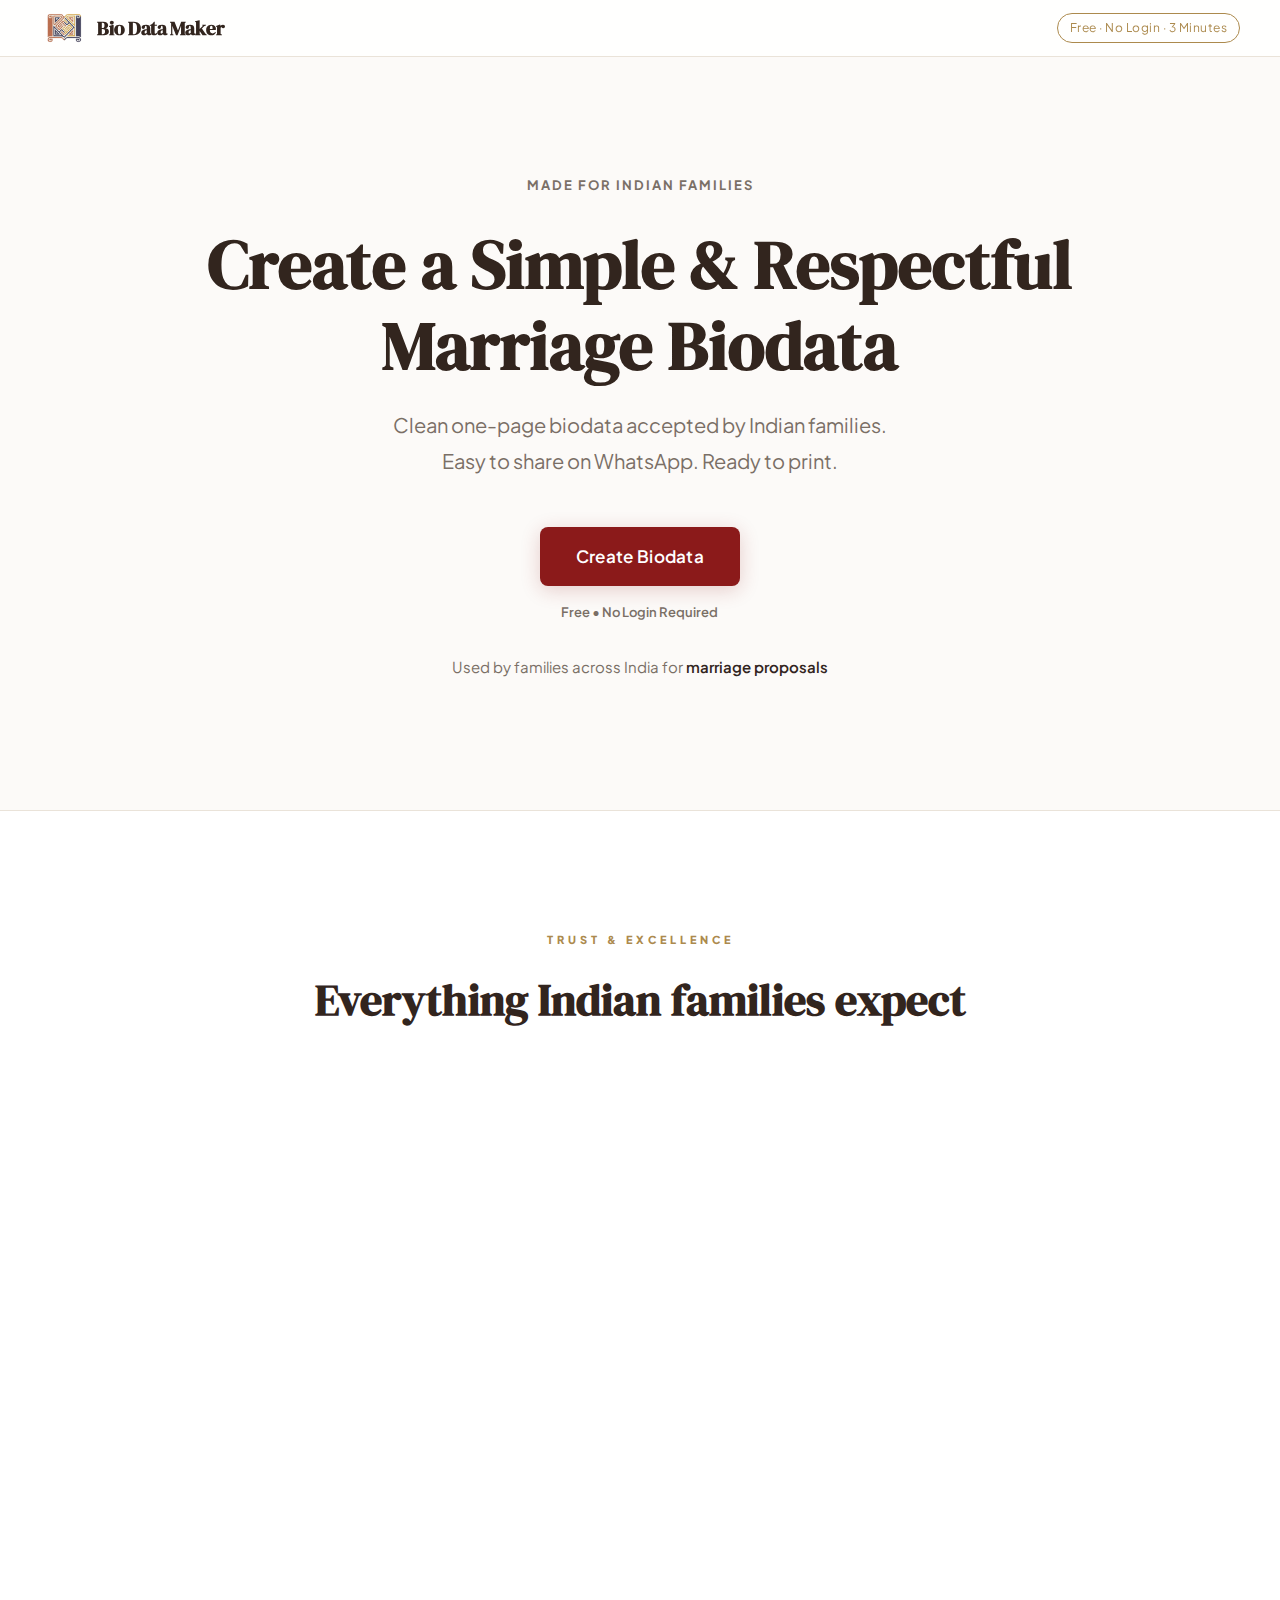
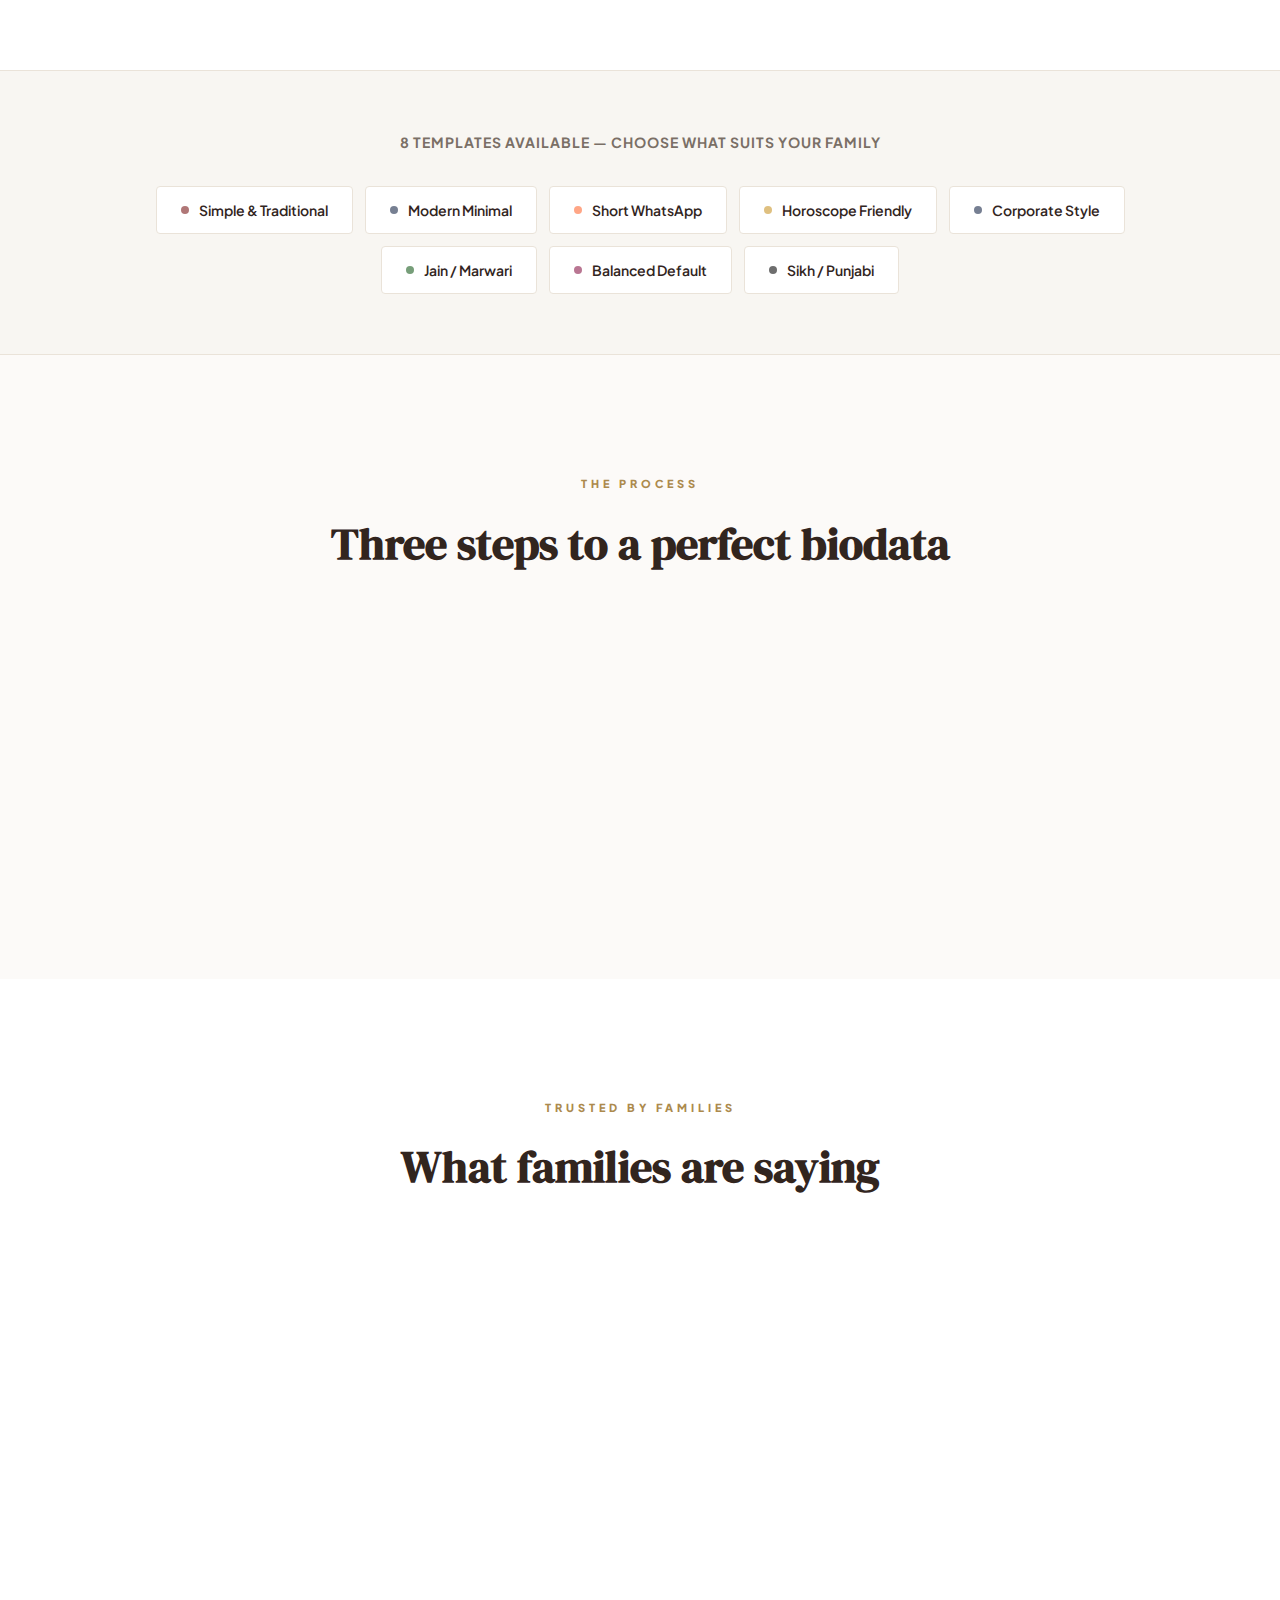
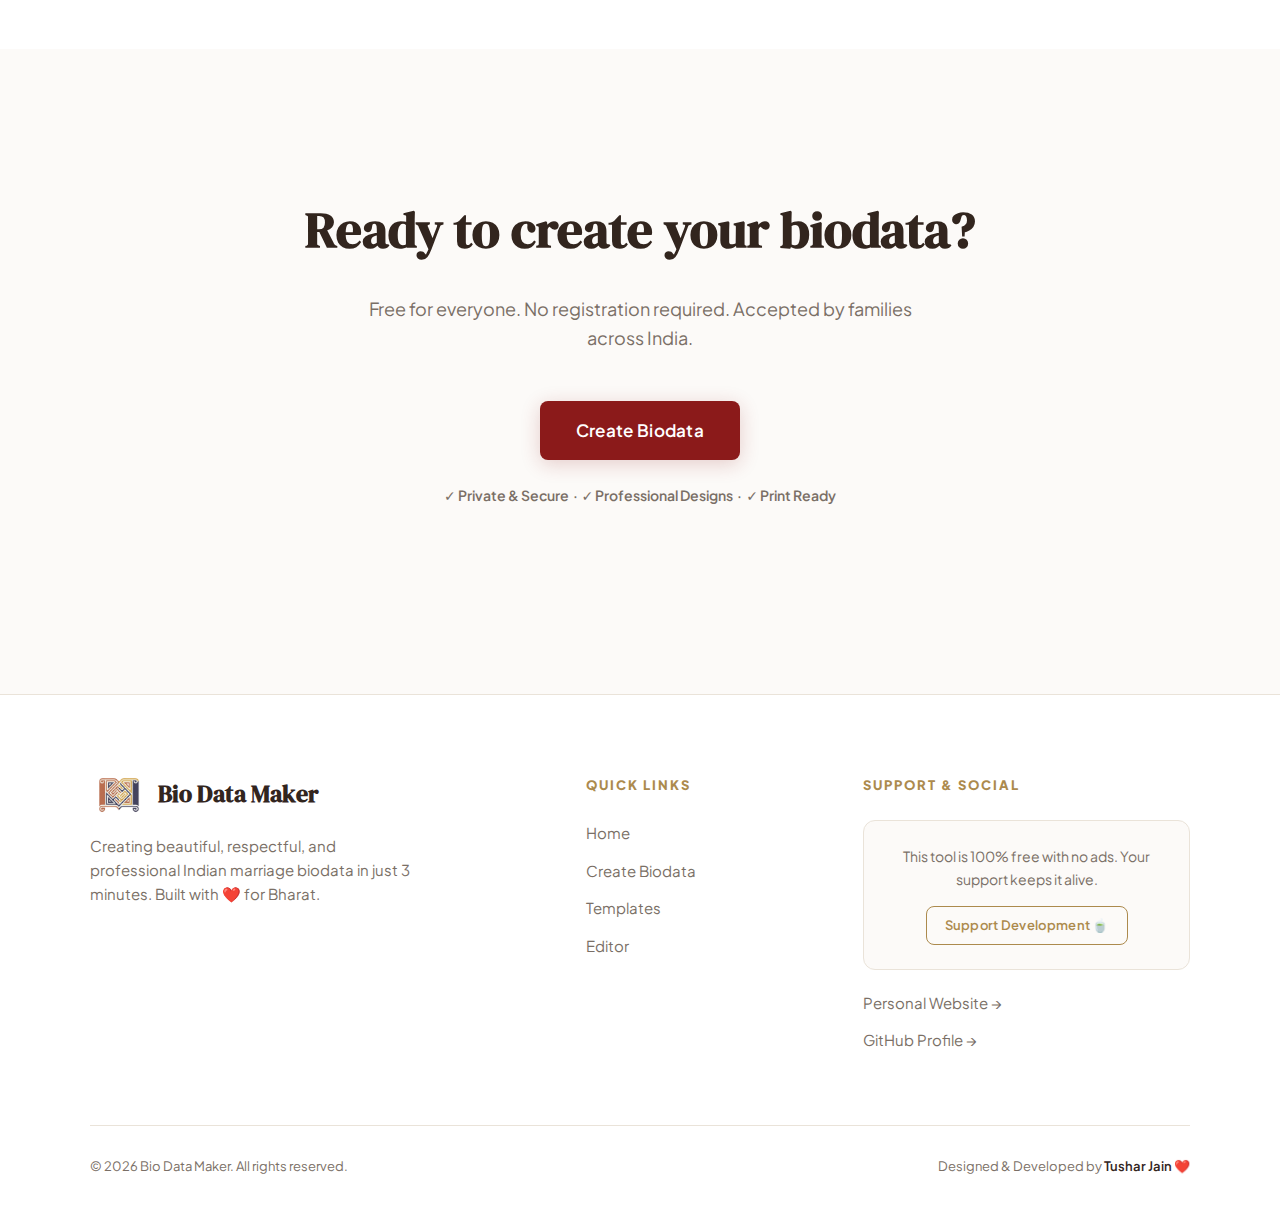
<file: index.html>
<!DOCTYPE html>
<html lang="en">
<head>
  <meta charset="UTF-8">
  <meta name="viewport" content="width=device-width, initial-scale=1.0">
  <title>Bio Data Maker</title>
  <meta name="description" content="Create beautiful Indian marriage bio data PDF in 3 minutes. 8 templates, 10 color themes. Free. No login. Share on WhatsApp.">
  <link rel="stylesheet" href="css/main.css">
  <style>
    /* ── HERO ── */
    .hero {
      min-height: 90vh; display: flex; flex-direction: column;
      align-items: center; justify-content: center;
      padding: 140px 20px 100px;
      background: var(--app-bg);
      text-align: center; position: relative; overflow: hidden;
    }

    .hero-badge {
      display: inline-flex; align-items: center; gap: 8px;
      /* Very subtle badge */
      color: var(--app-text-muted); padding: 4px 0;
      font-size: 13px; font-weight: 700; margin-bottom: 24px;
      animation: fadeIn 0.8s ease both;
      letter-spacing: 2px; text-transform: uppercase;
    }
    .hero-h1 {
      font-family: var(--font-display); font-size: clamp(34px, 5.5vw, 68px);
      line-height: 1.2; color: var(--app-text); margin-bottom: 20px;
      animation: fadeInPost 0.8s ease 0.1s both;
      max-width: 900px;
    }
    .hero-sub {
      font-size: clamp(16px, 1.6vw, 20px); color: var(--app-text-muted);
      max-width: 620px; margin: 0 auto 48px;
      animation: fadeInPost 0.8s ease 0.2s both;
      line-height: 1.8;
    }
    .hero-cta { animation: fadeInPost 0.8s ease 0.3s both; display: flex; flex-direction: column; align-items: center; gap: 16px; }
    
    .hero-social-proof {
      margin-top: 32px; font-size: 15px; color: var(--app-text-muted);
      animation: fadeInPost 0.8s ease 0.4s both;
    }
    .hero-social-proof strong { color: var(--app-text); font-weight: 600; }

    @keyframes fadeIn { from { opacity: 0; } to { opacity: 1; } }
    @keyframes fadeInPost { from { opacity: 0; transform: translateY(10px); } to { opacity: 1; transform: translateY(0); } }

    /* ── FEATURES ── */
    .features {
      background: #FFFFFF;
      padding: 120px 20px;
      border-top: 1px solid var(--app-border);
    }
    .features-grid {
      display: grid; grid-template-columns: repeat(auto-fit, minmax(300px, 1fr));
      gap: 40px; max-width: 1100px; margin: 60px auto 0;
    }
    .feature-card {
      background: transparent; border: none;
      padding: 0; text-align: left;
    }
    .feature-icon { margin-bottom: 24px; opacity: 0.8; }
    .feature-title { font-size: 20px; font-weight: 700; color: var(--app-text); margin-bottom: 12px; font-family: var(--font-display); }
    .feature-desc { font-size: 15px; color: var(--app-text-muted); line-height: 1.8; }

    /* ── HOW IT WORKS ── */
    .how-section { padding: 120px 20px; max-width: 1000px; margin: 0 auto; color: var(--app-text); }
    .section-label {
      font-size: 11px; letter-spacing: 4px; text-transform: uppercase;
      color: var(--app-gold); font-weight: 800; margin-bottom: 16px; text-align: center;
    }
    .section-title {
      font-family: var(--font-display); font-size: clamp(28px, 4vw, 44px);
      color: var(--app-text); margin-bottom: 64px; text-align: center;
    }
    .steps { display: grid; grid-template-columns: repeat(auto-fit, minmax(280px, 1fr)); gap: 60px; }
    .step { display: flex; flex-direction: column; gap: 16px; }
    .step-num {
      font-family: var(--font-display); font-size: 40px; line-height: 1;
      color: var(--app-gold); font-weight: 400; font-style: italic; opacity: 0.3;
    }
    .step-title { font-size: 22px; font-weight: 700; color: var(--app-text); font-family: var(--font-display); }
    .step-desc { font-size: 15px; color: var(--app-text-muted); line-height: 1.8; }

    /* ── TEMPLATES STRIP ── */
    .templates-strip {
      background: #F8F6F2; border-top: 1px solid var(--app-border);
      border-bottom: 1px solid var(--app-border);
      padding: 60px 20px;
    }
    .templates-strip-inner { max-width: 1000px; margin: 0 auto; }
    .strip-title { font-size: 14px; color: var(--app-text-muted); margin-bottom: 32px; text-align: center; font-weight: 700; text-transform: uppercase; letter-spacing: 1px; }
    .template-pills {
      display: flex; flex-wrap: wrap; gap: 12px; justify-content: center;
    }
    .template-pill {
      display: flex; align-items: center; gap: 10px;
      background: #FFFFFF; border: 1px solid var(--app-border);
      padding: 12px 24px; border-radius: 4px; font-size: 14px; color: var(--app-text);
      font-weight: 600;
    }
    .pill-dot { width: 8px; height: 8px; border-radius: 50%; opacity: 0.6; }

    /* ── TESTIMONIALS ── */
    .testimonials { padding: 120px 20px; background: #FFFFFF; }
    .testimonials-grid {
      display: grid; grid-template-columns: repeat(auto-fit, minmax(320px, 1fr));
      gap: 32px; max-width: 1100px; margin: 48px auto 0;
    }
    .testimonial-card {
      background: transparent; border: 1px solid var(--app-border);
      border-radius: 8px; padding: 40px;
    }
    .testimonial-text { font-size: 16px; color: var(--app-text); line-height: 1.8; margin-bottom: 24px; font-style: italic; }
    .testimonial-author { font-size: 13px; color: var(--app-gold); font-weight: 800; text-transform: uppercase; letter-spacing: 1px; }

    /* ── FINAL CTA ── */
    .final-cta {
      padding: 140px 20px; text-align: center;
      background: var(--app-bg);
    }
    .final-cta h2 { font-family: var(--font-display); font-size: clamp(32px, 4vw, 56px); color: var(--app-text); margin-bottom: 24px; }
    .final-cta p { color: var(--app-text-muted); margin-bottom: 48px; font-size: 18px; max-width: 600px; margin-left: auto; margin-right: auto; }

  </style>
</head>
<body>

  <!-- NAV -->
  <nav class="site-nav">
    <a href="index.html" class="nav-logo" style="display:flex;align-items:center;gap:10px;text-decoration:none;">
      <img src="assets/images/logo.png" alt="Bio Data Maker Logo" style="height: 32px; width: auto;">
      <span style="font-family:var(--font-display); font-size:20px; color:var(--app-text); font-weight:700;">Bio Data Maker</span>
    </a>
    <span class="nav-badge">Free · No Login · 3 Minutes</span>
  </nav>

  <!-- HERO -->
  <section class="hero">
    <div class="hero-pattern"></div>
    <div class="hero-badge">Made for Indian Families</div>
    <h1 class="hero-h1">Create a Simple & Respectful<br>Marriage Biodata</h1>
    <p class="hero-sub">Clean one-page biodata accepted by Indian families.<br>Easy to share on WhatsApp. Ready to print.</p>
    <div class="hero-cta">
      <a href="form.html" class="btn btn-primary btn-lg">Create Biodata</a>
      <span style="font-size:13px; color:var(--app-text-muted); font-weight:600;">Free • No Login Required</span>
    </div>
    <p class="hero-social-proof">Used by families across India for <strong>marriage proposals</strong></p>
  </section>

  <!-- FEATURES -->
  <section class="features">
    <div style="max-width:900px;margin:0 auto;text-align:center">
      <div class="section-label">Trust & Excellence</div>
      <h2 class="section-title">Everything Indian families expect</h2>
    </div>
    <div class="features-grid">
      <div class="feature-card">
        <div class="feature-icon"><img src="assets/images/icon-camera.png" alt="Camera" style="width:50px;"></div>
        <div class="feature-title">Profile & Family Photo</div>
        <div class="feature-desc">Attach your profile photo and family details. Perfectly formatted for a respectful first impression.</div>
      </div>
      <div class="feature-card">
        <div class="feature-icon"><img src="assets/images/layout.png" alt="Layout" style="width:50px;"></div>
        <div class="feature-title">Traditional Layouts</div>
        <div class="feature-desc">Choose from 8 classic templates including specialized designs for Horoscope, Jain, and Sikh traditions.</div>
      </div>
      <div class="feature-card">
        <div class="feature-icon"><img src="assets/images/palette.png" alt="Palette" style="width:50px;"></div>
        <div class="feature-title">Culturally Rooted Colors</div>
        <div class="feature-desc">Select from palettes like Royal Maroon, Saffron, and Muted Gold, or customize to your family preference.</div>
      </div>
      <div class="feature-card">
        <div class="feature-icon"><img src="assets/images/edit.png" alt="Edit" style="width:50px;"></div>
        <div class="feature-title">Simple Reordering</div>
        <div class="feature-desc">Arrange sections (Education, Family, Horoscope) in the order that best represents your values.</div>
      </div>
      <div class="feature-card">
        <div class="feature-icon"><img src="assets/images/share.png" alt="Share" style="width:50px;"></div>
        <div class="feature-title">WhatsApp Ready</div>
        <div class="feature-desc">Share a professional PDF or a secure link directly on WhatsApp with your relatives or proposals.</div>
      </div>
      <div class="feature-card">
        <div class="feature-icon"><img src="assets/images/icon-secure.png" alt="Secure" style="width:50px;"></div>
        <div class="feature-title">Private & Secure</div>
        <div class="feature-desc">Your data stays on your device. We do not store your personal information on our servers.</div>
      </div>
    </div>
  </section>

  <!-- TEMPLATES STRIP -->
  <div class="templates-strip">
    <div class="templates-strip-inner">
      <p class="strip-title">8 templates available — choose what suits your family</p>
      <div class="template-pills">
        <div class="template-pill"><span class="pill-dot" style="background:#7B1C1C"></span>Simple & Traditional</div>
        <div class="template-pill"><span class="pill-dot" style="background:#1B2A4A"></span>Modern Minimal</div>
        <div class="template-pill"><span class="pill-dot" style="background:#FF6B35"></span>Short WhatsApp</div>
        <div class="template-pill"><span class="pill-dot" style="background:#C9962C"></span>Horoscope Friendly</div>
        <div class="template-pill"><span class="pill-dot" style="background:#1B2A4A"></span>Corporate Style</div>
        <div class="template-pill"><span class="pill-dot" style="background:#1B5E20"></span>Jain / Marwari</div>
        <div class="template-pill"><span class="pill-dot" style="background:#8B1A4A"></span>Balanced Default</div>
        <div class="template-pill"><span class="pill-dot" style="background:#0D0D0D"></span>Sikh / Punjabi</div>
      </div>
    </div>
  </div>

  <!-- HOW IT WORKS -->
  <section class="how-section">
    <div class="section-label">The Process</div>
    <h2 class="section-title">Three steps to a perfect biodata</h2>
    <div class="steps">
      <div class="step">
        <div class="step-num">01</div>
        <div class="step-title">Fill Your Details</div>
        <div class="step-desc">Answer simple questions — name, family, job, expectations. Takes about 3 minutes. Everything is optional except your name.</div>
      </div>
      <div class="step">
        <div class="step-num">02</div>
        <div class="step-title">Pick Template & Colors</div>
        <div class="step-desc">Choose from 8 Indian style templates. Pick a color theme — or build your own. See live preview instantly.</div>
      </div>
      <div class="step">
        <div class="step-num">03</div>
        <div class="step-title">Download & Share</div>
        <div class="step-desc">Download a print ready PDF. Share on WhatsApp with one click. Biodata is ready for families and pandits.</div>
      </div>
    </div>
  </section>

  <!-- TESTIMONIALS -->
  <section class="testimonials">
    <div style="max-width:900px;margin:0 auto;text-align:center">
      <div class="section-label">Trusted by Families</div>
      <h2 class="section-title">What families are saying</h2>
    </div>
    <div class="testimonials-grid">
      <div class="testimonial-card">
        <p class="testimonial-text">"Our daughter's biodata was ready in 5 minutes. We shared it with 4 families the same evening on WhatsApp. Excellent tool."</p>
        <div class="testimonial-author">- Suresh Mehta, Ahmedabad (Jain family)</div>
      </div>
      <div class="testimonial-card">
        <p class="testimonial-text">"No design skills needed. Our pandit said it was very well formatted. The horoscope template was perfect for us."</p>
        <div class="testimonial-author">- Priya Sharma, Jaipur (Hindu family)</div>
      </div>
      <div class="testimonial-card">
        <p class="testimonial-text">"Better than any local agent. Used the corporate template for my son — everyone appreciated the professional look."</p>
        <div class="testimonial-author">- Harjinder Singh, Delhi (Sikh family)</div>
      </div>
    </div>
  </section>

  <!-- FINAL CTA -->
  <section class="final-cta">
    <h2>Ready to create your biodata?</h2>
    <p>Free for everyone. No registration required. Accepted by families across India.</p>
    <a href="form.html" class="btn btn-primary btn-lg">Create Biodata</a>
    <p style="margin-top:24px; font-size:14px; color:var(--app-text-muted); font-weight:600;">
      ✓ Private & Secure &nbsp;·&nbsp; ✓ Professional Designs &nbsp;·&nbsp; ✓ Print Ready
    </p>
  </section>

  <footer class="site-footer">
    <div class="footer-container">
      <div class="footer-brand">
        <a href="index.html" class="footer-logo">
          <img src="assets/images/logo.png" alt="Bio Data Maker Logo">
          <span>Bio Data Maker</span>
        </a>
        <p>Creating beautiful, respectful, and professional Indian marriage biodata in just 3 minutes. Built with ❤️ for Bharat.</p>
      </div>
      <div class="footer-links-col">
        <h4>Quick Links</h4>
        <ul>
          <li><a href="index.html">Home</a></li>
          <li><a href="form.html">Create Biodata</a></li>
          <li><a href="templates.html">Templates</a></li>
          <li><a href="editor.html">Editor</a></li>
        </ul>
      </div>
      <div class="footer-links-col">
        <h4>Support & Social</h4>
        <div class="footer-support-card">
          <p>This tool is 100% free with no ads. Your support keeps it alive.</p>
          <a href="support.html" class="btn btn-outline btn-sm" style="border-color:var(--app-gold); color:var(--app-gold);">Support Development 🍵</a>
        </div>
        <ul style="margin-top: 20px;">
          <li><a href="https://tusharjain.in" target="_blank">Personal Website →</a></li>
          <li><a href="https://github.com/Tusharjain-19" target="_blank">GitHub Profile →</a></li>
        </ul>
      </div>
    </div>
    <div class="footer-bottom">
      <div>&copy; 2026 Bio Data Maker. All rights reserved.</div>
      <div>Designed & Developed by <a href="https://tusharjain.in" target="_blank">Tushar Jain</a> <span class="heart">❤️</span></div>
    </div>
  </footer>

  <script>
    // Simple Scroll Animation
    const observer = new IntersectionObserver((entries) => {
      entries.forEach(entry => {
        if (entry.isIntersecting) {
          entry.target.style.opacity = '1';
          entry.target.style.transform = 'translateY(0)';
        }
      });
    }, { threshold: 0.1 });

    document.querySelectorAll('.feature-card, .step, .testimonial-card').forEach(el => {
      el.style.opacity = '0';
      el.style.transform = 'translateY(30px)';
      el.style.transition = 'all 0.6s cubic-bezier(0.4, 0, 0.2, 1)';
      observer.observe(el);
    });
  </script>

</body>
</html>
</file>
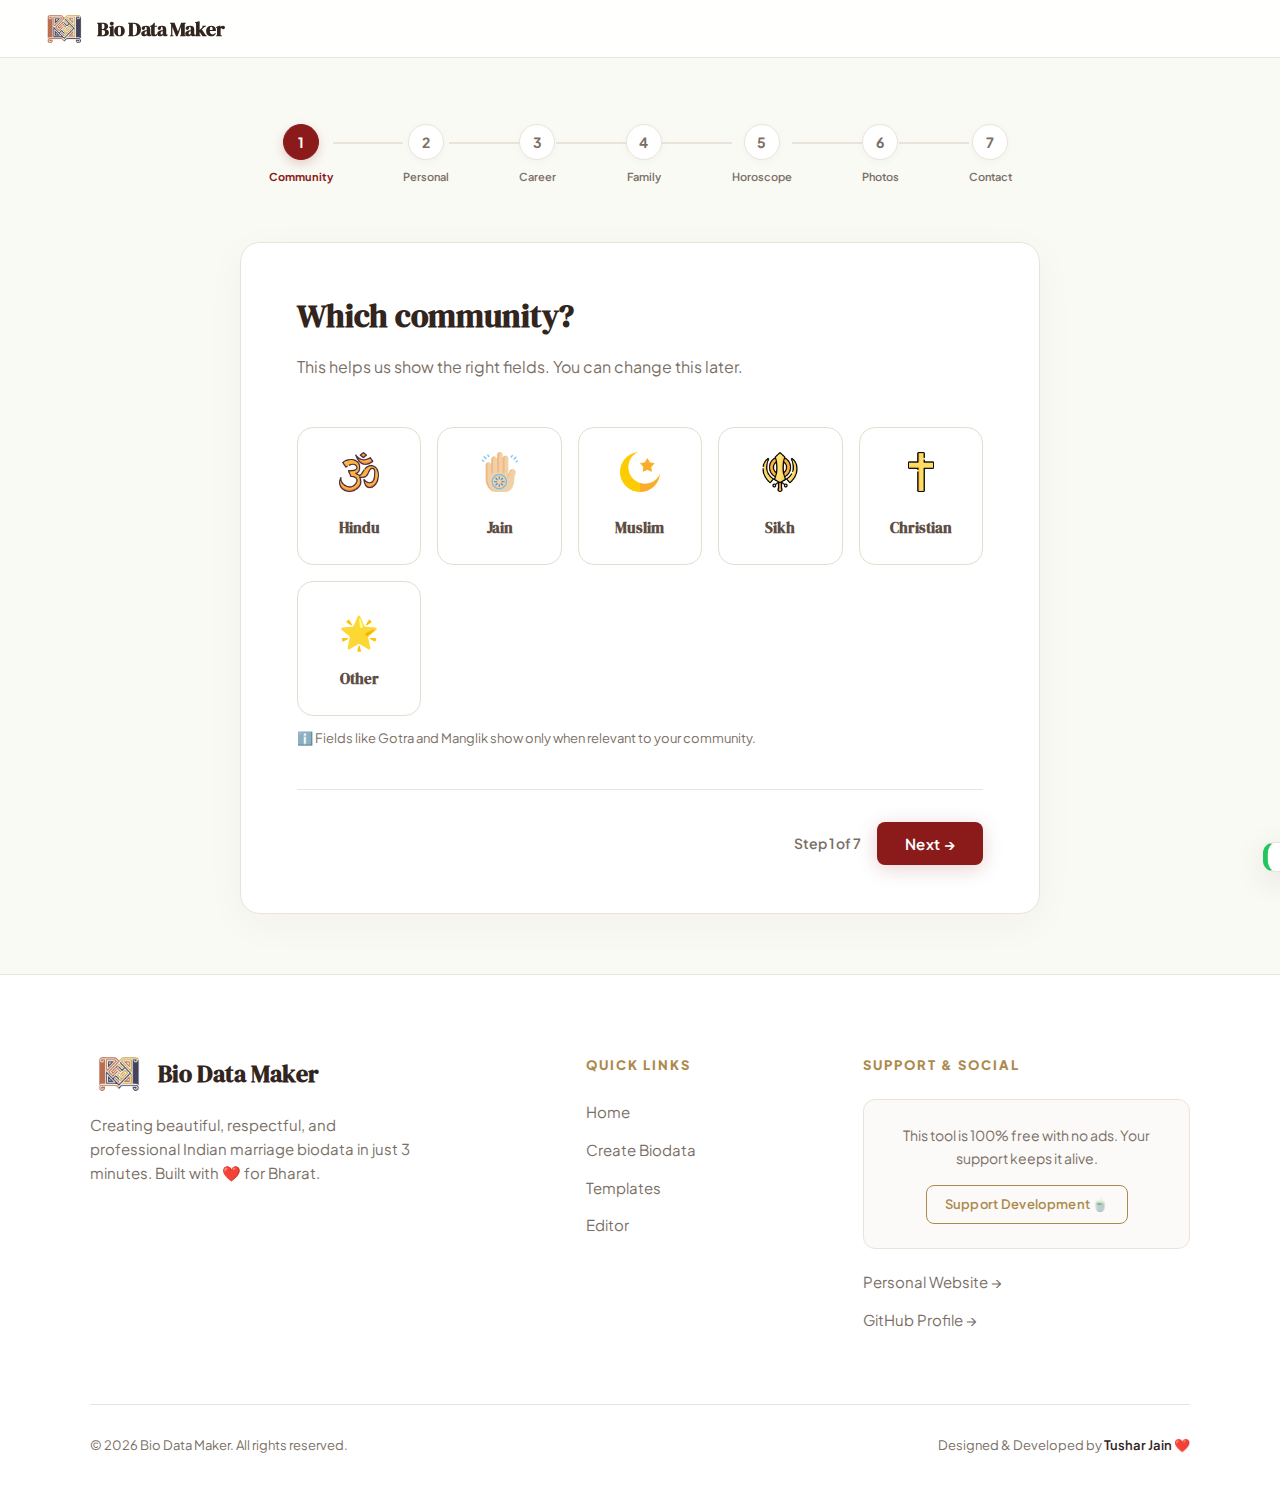
<file: form.html>
<!DOCTYPE html>
<html lang="en">
<head>
  <meta charset="UTF-8">
  <meta name="viewport" content="width=device-width, initial-scale=1.0">
  <title>Bio Data Maker</title>
  <link rel="stylesheet" href="css/main.css">
  <link rel="stylesheet" href="css/form.css">
</head>
<body>

  <nav class="site-nav">
    <a href="index.html" class="nav-logo" style="display:flex;align-items:center;gap:10px;text-decoration:none;">
      <img src="assets/images/logo.png" alt="Bio Data Maker Logo" style="height: 32px; width: auto;">
      <span style="font-family:var(--font-display); font-size:20px; color:var(--app-text); font-weight:700;">Bio Data Maker</span>
    </a>
    <span class="save-badge" id="saveBadge">✓ Saved</span>
  </nav>

  <div class="form-page">

    <div class="progress-bar" id="progressBar">

    </div>

    <div class="step-container" id="stepContainer">

    </div>

  </div>

  <footer class="site-footer">
    <div class="footer-container">
      <div class="footer-brand">
        <a href="index.html" class="footer-logo">
          <img src="assets/images/logo.png" alt="Bio Data Maker Logo">
          <span>Bio Data Maker</span>
        </a>
        <p>Creating beautiful, respectful, and professional Indian marriage biodata in just 3 minutes. Built with ❤️ for Bharat.</p>
      </div>
      <div class="footer-links-col">
        <h4>Quick Links</h4>
        <ul>
          <li><a href="index.html">Home</a></li>
          <li><a href="form.html">Create Biodata</a></li>
          <li><a href="templates.html">Templates</a></li>
          <li><a href="editor.html">Editor</a></li>
        </ul>
      </div>
      <div class="footer-links-col">
        <h4>Support & Social</h4>
        <div class="footer-support-card">
          <p>This tool is 100% free with no ads. Your support keeps it alive.</p>
          <a href="support.html" class="btn btn-outline btn-sm" style="border-color:var(--app-gold); color:var(--app-gold);">Support Development 🍵</a>
        </div>
        <ul style="margin-top: 20px;">
          <li><a href="https://tusharjain.in" target="_blank">Personal Website →</a></li>
          <li><a href="https://github.com/Tusharjain-19" target="_blank">GitHub Profile →</a></li>
        </ul>
      </div>
    </div>
    <div class="footer-bottom">
      <div>&copy; 2026 Bio Data Maker. All rights reserved.</div>
      <div>Designed & Developed by <a href="https://tusharjain.in" target="_blank">Tushar Jain</a> <span class="heart">❤️</span></div>
    </div>
  </footer>

  <div class="toast" id="global-toast"></div>

  <script src="js/storage.js"></script>
  <script src="js/form.js"></script>
</body>
</html>
</file>
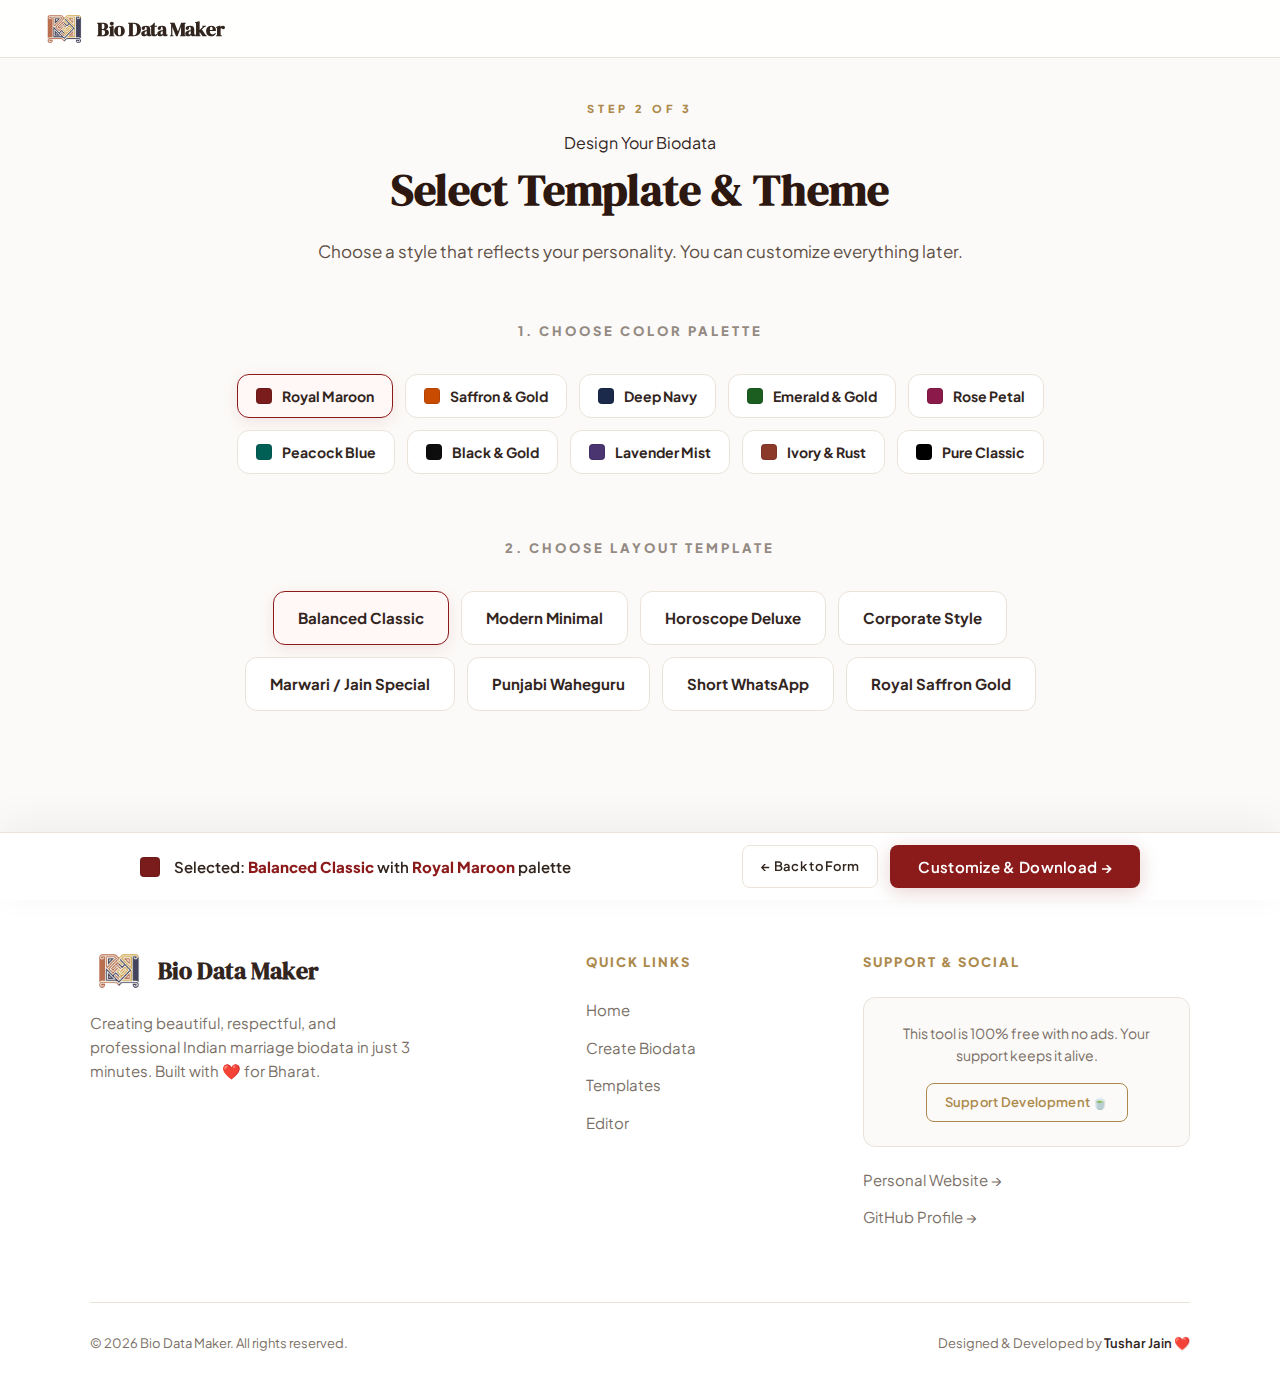
<file: templates.html>
<!DOCTYPE html>
<html lang="en">
<head>
  <meta charset="UTF-8">
  <meta name="viewport" content="width=device-width, initial-scale=1.0">
  <title>Choose Template & Theme - Bio Data Maker</title>
  <link rel="stylesheet" href="css/main.css">
  <link rel="stylesheet" href="css/templates.css">
</head>
<body>

  <nav class="site-nav">
    <a href="index.html" class="nav-logo" style="display:flex;align-items:center;gap:10px;text-decoration:none;">
      <img src="assets/images/logo.png" alt="Bio Data Maker Logo" style="height: 32px; width: auto;">
      <span style="font-family:var(--font-display); font-size:20px; color:var(--app-text); font-weight:700;">Bio Data Maker</span>
    </a>
    <span class="save-badge" id="saveBadge">✓ Saved</span>
  </nav>

  <div class="template-page">
    <div class="page-header">
      <div style="font-size:11px; font-weight:800; text-transform:uppercase; letter-spacing:4px; color:var(--app-gold); margin-bottom:12px;">Step 2 of 3</div>
      <div class="section-label">Design Your Biodata</div>
      <h1>Select Template & Theme</h1>
      <p>Choose a style that reflects your personality. You can customize everything later.</p>
    </div>

    <!-- THEME PICKER -->
    <section class="theme-section">
      <div class="section-title-small">1. Choose Color Palette</div>
      <div class="theme-grid" id="themeGrid">
        <!-- Generated by JS -->
      </div>
    </section>

    <!-- TEMPLATE GRID -->
    <section class="template-section">
      <div class="section-title-small">2. Choose Layout Template</div>
      <div class="template-grid" id="templateGrid">
        <!-- Generated by JS -->
      </div>
    </section>
  </div>

  <div class="bottom-bar" id="bottomBar">
    <div class="bottom-bar-content">
      <div class="selection-info">
        <div class="sel-preview" id="selPreviewColor"></div>
        <div class="sel-text" id="selText">Template selected</div>
      </div>
      <div style="display:flex;gap:12px">
        <a href="form.html" class="btn btn-outline btn-sm">← Back to Form</a>
        <button class="btn btn-primary" onclick="proceedToEditor()">Customize & Download →</button>
      </div>
    </div>
  </div>

  <footer class="site-footer">
    <div class="footer-container">
      <div class="footer-brand">
        <a href="index.html" class="footer-logo">
          <img src="assets/images/logo.png" alt="Bio Data Maker Logo">
          <span>Bio Data Maker</span>
        </a>
        <p>Creating beautiful, respectful, and professional Indian marriage biodata in just 3 minutes. Built with ❤️ for Bharat.</p>
      </div>
      <div class="footer-links-col">
        <h4>Quick Links</h4>
        <ul>
          <li><a href="index.html">Home</a></li>
          <li><a href="form.html">Create Biodata</a></li>
          <li><a href="templates.html">Templates</a></li>
          <li><a href="editor.html">Editor</a></li>
        </ul>
      </div>
      <div class="footer-links-col">
        <h4>Support & Social</h4>
        <div class="footer-support-card">
          <p>This tool is 100% free with no ads. Your support keeps it alive.</p>
          <a href="support.html" class="btn btn-outline btn-sm" style="border-color:var(--app-gold); color:var(--app-gold);">Support Development 🍵</a>
        </div>
        <ul style="margin-top: 20px;">
          <li><a href="https://tusharjain.in" target="_blank">Personal Website →</a></li>
          <li><a href="https://github.com/Tusharjain-19" target="_blank">GitHub Profile →</a></li>
        </ul>
      </div>
    </div>
    <div class="footer-bottom">
      <div>&copy; 2026 Bio Data Maker. All rights reserved.</div>
      <div>Designed & Developed by <a href="https://tusharjain.in" target="_blank">Tushar Jain</a> <span class="heart">❤️</span></div>
    </div>
  </footer>

  <script src="js/storage.js"></script>
  <script src="js/templates-list.js"></script>
  <script src="js/templates-page.js"></script>
</body>
</html>
</file>
<file: css/main.css>
/* ── GOOGLE FONTS ── */
@import url('https://fonts.googleapis.com/css2?family=DM+Serif+Display:ital@0;1&family=Plus+Jakarta+Sans:wght@300;400;500;600;700&family=Noto+Serif+Devanagari:wght@400;600;700&display=swap');

/* ── ROOT VARIABLES ── */
:root {
  /* APP UI Colors (Elegant Light Indian Theme - Trust Focused) */
  --app-bg: #FCFAF8;          /* Softer Ivory */
  --app-surface: #FFFFFF;
  --app-card: #FFFFFF;
  --app-border: #EAE3D9;      /* Sandshell border */
  --app-text: #32251E;        /* Softened Charcoal/Brown (less harsh) */
  --app-text-muted: #7A6F66;
  --app-accent: #8B1A1A;      /* Deeper Royal Maroon (Traditional Trust) */
  --app-gold: #AC8A4D;        /* Muted Gold/MBrass */
  --app-white: #FFFFFF;
  --app-saffron: #E67E22;

  /* BIODATA Theme Colors (PDF remains standard) */
  --bio-primary: #7B1C1C;
  --bio-accent: #C9962C;
  --bio-background: #FDF8F0;
  --bio-text: #1A1A1A;
  --bio-border: #8B6914;
  --bio-header-bg: #7B1C1C;
  --bio-header-text: #FFFFFF;

  /* Typography */
  --font-display: 'DM Serif Display', Georgia, serif;
  --font-body: 'Plus Jakarta Sans', system-ui, sans-serif;
  --font-hindi: 'Noto Serif Devanagari', serif;

  /* Spacing */
  --radius: 12px;
  --radius-sm: 6px;
  --radius-lg: 20px;
  --shadow: 0 4px 24px rgba(0,0,0,0.4);
  --shadow-lg: 0 8px 48px rgba(0,0,0,0.6);

  /* Transitions */
  --transition: all 0.25s cubic-bezier(0.4, 0, 0.2, 1);
}

/* ── RESET ── */
*, *::before, *::after { box-sizing: border-box; margin: 0; padding: 0; }
html { scroll-behavior: smooth; }
body {
  font-family: var(--font-body);
  background: var(--app-bg);
  color: var(--app-text);
  line-height: 1.6;
  -webkit-font-smoothing: antialiased;
}

/* ── SHARED BUTTON STYLES ── */
.btn {
  display: inline-flex; align-items: center; gap: 8px;
  padding: 12px 28px; border-radius: 8px;
  font-family: var(--font-body); font-size: 15px; font-weight: 600;
  cursor: pointer; border: none; text-decoration: none;
  transition: var(--transition); letter-spacing: 0.3px;
}
.btn-primary {
  background: var(--app-accent);
  color: #fff;
  box-shadow: 0 4px 20px rgba(139, 26, 26, 0.2);
}
.btn-primary:hover { transform: translateY(-2px); box-shadow: 0 8px 28px rgba(139, 26, 26, 0.35); }

.btn-gold {
  background: linear-gradient(135deg, #C9962C, #A67C00);
  color: #fff;
  box-shadow: 0 4px 20px rgba(201,150,44,0.3);
}
.btn-gold:hover { transform: translateY(-2px); }

.btn-outline {
  background: transparent; color: var(--app-text);
  border: 1.5px solid var(--app-border);
}
.btn-outline:hover { border-color: var(--app-accent); color: var(--app-accent); }

.btn-whatsapp { background: #25D366; color: #fff; }
.btn-whatsapp:hover { background: #1ebe5a; transform: translateY(-2px); }

.btn-sm { padding: 8px 18px; font-size: 13px; }
.btn-lg { padding: 16px 36px; font-size: 17px; }
.btn-full { width: 100%; justify-content: center; }

/* ── SHARED NAV ── */
.site-nav {
  position: fixed; top: 0; left: 0; right: 0; z-index: 100;
  display: flex; align-items: center; justify-content: space-between;
  padding: 12px 40px;
  background: rgba(255, 255, 255, 0.85);
  backdrop-filter: blur(16px);
  border-bottom: 0.5px solid var(--app-border);
}
.nav-logo {
  font-family: var(--font-display); font-size: 20px; color: var(--app-text);
  text-decoration: none; letter-spacing: -0.5px;
}
.nav-logo span { color: var(--app-accent); }
.nav-badge {
  font-size: 12px; color: var(--app-gold);
  border: 1px solid var(--app-gold);
  padding: 4px 12px; border-radius: 20px;
  letter-spacing: 0.5px;
}

/* ── PROGRESS STEPS ── */
.progress-bar {
  display: flex; align-items: center; justify-content: center;
  gap: 0; padding: 24px 0 24px;
}
.progress-step {
  display: flex; flex-direction: column; align-items: center; gap: 8px;
  position: relative;
}
.step-dot {
  width: 36px; height: 36px; border-radius: 50%;
  background: #FFFFFF; border: 1.5px solid var(--app-border);
  display: flex; align-items: center; justify-content: center;
  font-size: 14px; font-weight: 700; color: var(--app-text-muted);
  transition: var(--transition); position: relative; z-index: 1;
  box-shadow: 0 2px 8px rgba(0,0,0,0.03);
}
.step-dot.active { background: var(--app-accent); border-color: var(--app-accent); color: #fff; box-shadow: 0 4px 12px rgba(139, 26, 26, 0.2); }
.step-dot.done { background: #15803D; border-color: #15803D; color: #fff; }
.step-line {
  width: 70px; height: 2px; background: var(--app-border);
  margin-bottom: 24px; transition: var(--transition);
}
.step-line.done { background: #15803D; }
.step-label { font-size: 11px; font-weight: 600; color: var(--app-text-muted); white-space: nowrap; }
.step-label.active { color: var(--app-accent); font-weight: 700; }

/* ── TOAST NOTIFICATION ── */
.toast {
  position: fixed; bottom: 28px; right: 28px; z-index: 9999;
  background: #FFFFFF; color: var(--app-text); padding: 14px 24px;
  border-radius: 12px; border: 1px solid var(--app-border);
  border-left: 5px solid #22C55E;
  font-size: 14px; font-weight: 600;
  box-shadow: 0 8px 32px rgba(44, 24, 16, 0.1);
  transform: translateX(120%); transition: transform 0.35s cubic-bezier(0.4,0,0.2,1);
}
.toast.show { transform: translateX(0); }
.toast.error { border-left-color: #EF4444; }
.toast.info { border-left-color: var(--app-accent); }

/* ── FLOATING SAVE BADGE ── */
.save-badge {
  background: #F0FDF4; color: #15803D;
  border: 1px solid #BBF7D0;
  padding: 6px 14px; border-radius: 20px;
  font-size: 12px; font-weight: 700;
  opacity: 0; transition: opacity 0.3s;
  display: flex; align-items: center; gap: 6px;
}
.save-badge.show { opacity: 1; }

/* ── MODAL OVERLAY ── */
.modal-overlay {
  position: fixed; inset: 0; z-index: 200;
  background: rgba(0,0,0,0.7); backdrop-filter: blur(4px);
  display: flex; align-items: center; justify-content: center;
  opacity: 0; pointer-events: none; transition: opacity 0.25s;
}
.modal-overlay.open { opacity: 1; pointer-events: all; }
.modal-box {
  background: var(--app-surface); border: 1px solid var(--app-border);
  border-radius: 16px; padding: 32px; max-width: 480px; width: 90%;
  transform: scale(0.95); transition: transform 0.25s;
}
.modal-overlay.open .modal-box { transform: scale(1); }

/* ── COMPREHENSIVE FOOTER ── */
.site-footer {
  background: #FFFFFF;
  border-top: 1px solid var(--app-border);
  padding: 80px 40px 40px;
  color: var(--app-text);
}
.footer-container {
  max-width: 1100px;
  margin: 0 auto;
  display: grid;
  grid-template-columns: 2fr 1fr 1.5fr;
  gap: 60px;
}
.footer-brand .footer-logo {
  display: flex;
  align-items: center;
  gap: 12px;
  text-decoration: none;
  margin-bottom: 20px;
}
.footer-brand .footer-logo img {
  height: 38px;
  width: auto;
}
.footer-brand .footer-logo span {
  font-family: var(--font-display);
  font-size: 24px;
  font-weight: 700;
  color: var(--app-text);
}
.footer-brand p {
  color: var(--app-text-muted);
  font-size: 15px;
  line-height: 1.6;
  max-width: 320px;
}
.footer-links-col h4 {
  font-size: 13px;
  font-weight: 800;
  text-transform: uppercase;
  letter-spacing: 2px;
  color: var(--app-gold);
  margin-bottom: 24px;
}
.footer-links-col ul {
  list-style: none;
}
.footer-links-col ul li {
  margin-bottom: 12px;
}
.footer-links-col ul li a {
  text-decoration: none;
  font-size: 15px;
  color: var(--app-text-muted);
  transition: var(--transition);
}
.footer-links-col ul li a:hover {
  color: var(--app-accent);
  padding-left: 4px;
}
.footer-support-card {
  background: var(--app-bg);
  border: 1px solid var(--app-border);
  border-radius: 12px;
  padding: 24px;
  text-align: center;
}
.footer-support-card p {
  font-size: 14px;
  margin-bottom: 16px;
  color: var(--app-text-muted);
}
.footer-bottom {
  max-width: 1100px;
  margin: 60px auto 0;
  padding-top: 30px;
  border-top: 1px solid var(--app-border);
  display: flex;
  justify-content: space-between;
  align-items: center;
  font-size: 13px;
  color: var(--app-text-muted);
}
.footer-bottom .heart {
  color: #EF4444;
}
.footer-bottom a {
  color: var(--app-text);
  font-weight: 600;
  text-decoration: none;
}

@media (max-width: 900px) {
  .footer-container {
    grid-template-columns: 1fr 1fr;
    gap: 40px;
  }
}
@media (max-width: 600px) {
  .site-footer {
    padding: 60px 20px 30px;
  }
  .footer-container {
    grid-template-columns: 1fr;
    gap: 40px;
    text-align: center;
  }
  .footer-brand .footer-logo, .footer-brand p {
    justify-content: center;
    margin-left: auto;
    margin-right: auto;
  }
  .footer-bottom {
    flex-direction: column;
    gap: 16px;
    text-align: center;
  }
}
</file>
<file: css/form.css>
/* FORM PAGE STYLES */
body { background: #FAFAF5; }

.form-page {
  min-height: 100vh;
  padding: 100px 20px 60px;
  display: flex; flex-direction: column; align-items: center;
}

/* Step Container */
.step-container {
  width: 100%; max-width: 800px;
  animation: fadeUp 0.5s cubic-bezier(0.16, 1, 0.3, 1) both;
}

/* Form Card */
.form-card {
  background: #FFFFFF;
  border: 1px solid var(--app-border);
  border-radius: 20px;
  padding: 48px 56px;
  margin-top: 32px;
  box-shadow: 0 10px 40px rgba(44, 24, 16, 0.04);
  position: relative;
}

.form-card h2 {
  font-family: var(--font-display);
  font-size: 32px; color: var(--app-text);
  margin-bottom: 12px;
}
.form-card .step-subtitle {
  font-size: 16px; color: var(--app-text-muted); margin-bottom: 48px;
  line-height: 1.6;
}

/* Floating Label Input */
.field-group {
  position: relative; margin-bottom: 28px;
}
.field-group label {
  position: absolute; top: 16px; left: 16px;
  font-size: 15px; color: #8C7C70;
  transition: var(--transition); pointer-events: none;
  background: #FFFFFF; padding: 0 6px;
}
.field-group input:focus ~ label,
.field-group input:not(:placeholder-shown) ~ label,
.field-group select:focus ~ label,
.field-group textarea:focus ~ label,
.field-group textarea:not(:placeholder-shown) ~ label {
  top: -10px; left: 12px; font-size: 12px; font-weight: 700; color: var(--app-accent);
}
.field-group input,
.field-group select,
.field-group textarea {
  width: 100%; padding: 16px 16px;
  background: #FFFFFF; border: 1.5px solid #E2DED0;
  border-radius: 12px; color: #2C1810;
  font-family: var(--font-body); font-size: 16px;
  outline: none; transition: var(--transition);
  appearance: none;
}
.field-group input:focus,
.field-group select:focus,
.field-group textarea:focus {
  border-color: var(--app-accent);
  box-shadow: 0 0 0 4px rgba(196, 30, 58, 0.08);
}
.field-group input::placeholder { color: transparent; }
.field-group textarea { resize: vertical; min-height: 90px; }
.field-group select { background-image: url("data:image/svg+xml,%3Csvg xmlns='http://www.w3.org/2000/svg' width='12' height='12' fill='%238C7C70' viewBox='0 0 16 16'%3E%3Cpath d='M7.247 11.14L2.451 5.658C1.885 5.013 2.345 4 3.204 4h9.592a1 1 0 0 1 .753 1.659l-4.796 5.48a1 1 0 0 1-1.506 0z'/%3E%3C/svg%3E"); background-repeat: no-repeat; background-position: calc(100% - 14px) center; padding-right: 36px; }
.field-group select option { background: #FFFFFF; }

/* Two-column grid */
.field-grid-2 { display: grid; grid-template-columns: 1fr 1fr; gap: 20px; }

/* Pill Radio / Checkbox */
.pill-group { display: flex; flex-wrap: wrap; gap: 12px; margin-bottom: 28px; }
.pill-group-label { font-size: 11px; color: #7C6B5E; margin-bottom: 10px; letter-spacing: 1px; text-transform: uppercase; font-weight: 700; }
.pill-option { display: none; }
.pill-label {
  padding: 10px 20px; border-radius: 30px;
  border: 1.5px solid #E2DED0; color: #5D4D44;
  font-size: 14px; font-weight: 600; cursor: pointer;
  transition: var(--transition); user-select: none;
  background: #FFFFFF;
}
.pill-option:checked + .pill-label {
  background: var(--app-accent); border-color: var(--app-accent);
  color: #fff; box-shadow: 0 4px 12px rgba(196, 30, 58, 0.2);
}
.pill-label:hover { border-color: var(--app-accent); color: var(--app-accent); }

/* Community Cards */
.community-grid {
  display: grid; grid-template-columns: repeat(auto-fit, minmax(120px, 1fr));
  gap: 16px; margin-bottom: 12px;
}
.community-option { display: none; }
.community-card {
  padding: 24px 16px; border-radius: 16px;
  border: 1.5px solid #E2DED0; color: #5D4D44;
  cursor: pointer; text-align: center; transition: var(--transition);
  background: #FFFFFF;
}
.community-card .card-icon { font-size: 32px; margin-bottom: 10px; }
.community-card .card-name { font-size: 15px; font-weight: 700; font-family: var(--font-display); }
.community-option:checked + .community-card {
  background: #FFF8F7;
  border-color: var(--app-accent); color: var(--app-accent);
  box-shadow: 0 4px 20px rgba(196, 30, 58, 0.05);
}
.community-card:hover { border-color: var(--app-accent); transform: translateY(-4px); box-shadow: 0 8px 24px rgba(44, 24, 16, 0.06); }

/* Photo Upload Zone */
.photo-zone {
  border: 2px dashed var(--app-border); border-radius: 20px;
  padding: 40px 24px; text-align: center; cursor: pointer;
  transition: var(--transition); margin-bottom: 24px;
  position: relative; overflow: hidden;
  background: #FCFAF8;
  display: flex; flex-direction: column; align-items: center; justify-content: center;
  min-height: 200px;
}
.photo-zone:hover { border-color: var(--app-accent); background: #FFFBF9; }
.photo-zone.has-photo { border-style: solid; border-color: #22C55E; background: #F7FFF9; }
.photo-zone-icon { margin-bottom: 16px; transition: var(--transition); }
.photo-zone:hover .photo-zone-icon { transform: scale(1.1); }
.photo-zone-title { font-size: 17px; font-weight: 700; color: #2C1810; margin-bottom: 8px; font-family: var(--font-display); }
.photo-zone-sub { font-size: 13px; color: #7C6B5E; }
.photo-zone input[type="file"] { display: none; }

.photo-preview-circle {
  width: 120px; height: 120px; border-radius: 50%;
  object-fit: cover; border: 4px solid #BBF7D0;
  margin-bottom: 16px;
}
.photo-preview-rect {
  width: 100%; max-width: 300px; height: 120px; object-fit: cover;
  border-radius: 12px; border: 3px solid #BBF7D0; margin-bottom: 12px;
}
.photo-remove-btn {
  display: inline-block; margin-top: 8px;
  background: #FEF2F2; border: 1px solid #FEE2E2; color: #B91C1C;
  padding: 6px 16px; border-radius: 8px; cursor: pointer; font-size: 13px;
  font-weight: 700; transition: var(--transition);
}
.photo-remove-btn:hover { background: #FEE2E2; }

/* Character counter */
.char-counter { text-align: right; font-size: 11px; color: var(--app-text-muted); margin-top: -18px; margin-bottom: 20px; }

/* Asset checkboxes */
.asset-grid { display: flex; flex-wrap: wrap; gap: 12px; margin-bottom: 28px; }
.asset-check { display: none; }
.asset-label {
  padding: 10px 20px; border-radius: 12px;
  border: 1.5px solid var(--app-border); color: var(--app-text-muted); cursor: pointer;
  font-size: 14px; font-weight: 600; transition: var(--transition);
  background: #FFFFFF;
}
.asset-check:checked + .asset-label { border-color: #22C55E; color: #15803D; background: #F0FDF4; }
.asset-label:hover { border-color: var(--app-accent); color: var(--app-accent); }

/* Form Footer Navigation */
.form-footer {
  display: flex; align-items: center; justify-content: space-between;
  margin-top: 40px; padding-top: 32px;
  border-top: 1px solid var(--app-border);
}
.step-counter { font-size: 14px; font-weight: 600; color: var(--app-text-muted); }

/* Conditional field hide */
.conditional { display: none; }
.conditional.show { display: block; }

/* Validation error */
.field-error { font-size: 12px; color: #EF4444; margin-top: 4px; }
.field-group input.error { border-color: #EF4444; }

@media (max-width: 600px) {
  .form-page { padding-top: 80px; }
  .form-card { padding: 32px 24px; border-radius: 12px; }
  .field-grid-2 { grid-template-columns: 1fr; gap: 0; }
  .community-grid { grid-template-columns: repeat(2, 1fr); gap: 12px; }
  .progress-bar { transform: scale(0.85); padding: 16px 0; }
}
</file>
<file: css/templates.css>
/* TEMPLATE SELECTION PAGE */
.template-page {
  padding: 100px 20px 80px;
  max-width: 1100px;
  margin: 0 auto;
}

.page-header { text-align: center; margin-bottom: 56px; }
.page-header h1 { font-family: var(--font-display); font-size: 44px; color: #2C1810; margin-bottom: 12px; }
.page-header p { color: #5D4D44; font-size: 17px; }

/* Theme Picker */
.theme-section { margin-bottom: 64px; }
/* Theme Picker */
.theme-section { margin-bottom: 64px; }
.section-title-small { font-size: 13px; font-weight: 800; text-transform: uppercase; color: var(--app-text-muted); letter-spacing: 3px; margin-bottom: 32px; text-align: center; opacity: 0.8; }
.theme-grid {
  display: flex; flex-wrap: wrap; gap: 12px; justify-content: center;
  max-width: 900px; margin: 0 auto;
}
.theme-pill {
  display: flex; align-items: center; gap: 10px;
  background: #FFFFFF; border: 1.5px solid var(--app-border);
  padding: 10px 18px; border-radius: 12px; cursor: pointer; transition: var(--transition);
}
.theme-pill:hover { border-color: var(--app-accent); background: var(--app-bg); transform: translateY(-2px); }
.theme-pill.active { border-color: var(--app-accent); background: #FFF8F7; box-shadow: 0 4px 16px rgba(139, 26, 26, 0.1); }
.theme-swatch { width: 16px; height: 16px; border-radius: 4px; box-shadow: inset 0 0 0 1px rgba(0,0,0,0.1); }
.theme-name { font-size: 14px; font-weight: 700; color: var(--app-text); }

/* Template Grid */
.template-section { margin-bottom: 80px; }
.template-grid {
  display: flex; flex-wrap: wrap; gap: 12px; justify-content: center;
  max-width: 900px; margin: 0 auto;
}

/* Sticky Finish Bar */
.bottom-bar {
  position: fixed; bottom: 0; left: 0; right: 0;
  padding: 12px 24px; background: rgba(255, 255, 255, 0.9);
  backdrop-filter: blur(20px); border-top: 1px solid var(--app-border);
  display: flex; align-items: center; justify-content: center; z-index: 100;
  transform: translateY(100%); transition: transform 0.5s cubic-bezier(0.16, 1, 0.3, 1);
  box-shadow: 0 -10px 40px rgba(0,0,0,0.05);
}
.bottom-bar.show { transform: translateY(0); }
.bottom-bar-content { max-width: 1000px; width: 100%; display: flex; align-items: center; justify-content: space-between; }
.selection-info { display: flex; align-items: center; gap: 14px; }
.sel-preview { width: 20px; height: 20px; border-radius: 4px; box-shadow: inset 0 0 0 1px rgba(0,0,0,0.1); }
.sel-text { font-size: 15px; color: var(--app-text); font-weight: 600; }
.sel-text strong { color: var(--app-accent); font-weight: 800; }

@media (max-width: 600px) {
  .page-header h1 { font-size: 32px; }
  .template-grid { grid-template-columns: repeat(auto-fill, minmax(200px, 1fr)); gap: 16px; }
  .bottom-bar-content { flex-direction: column; gap: 12px; text-align: center; }
}
</file>
